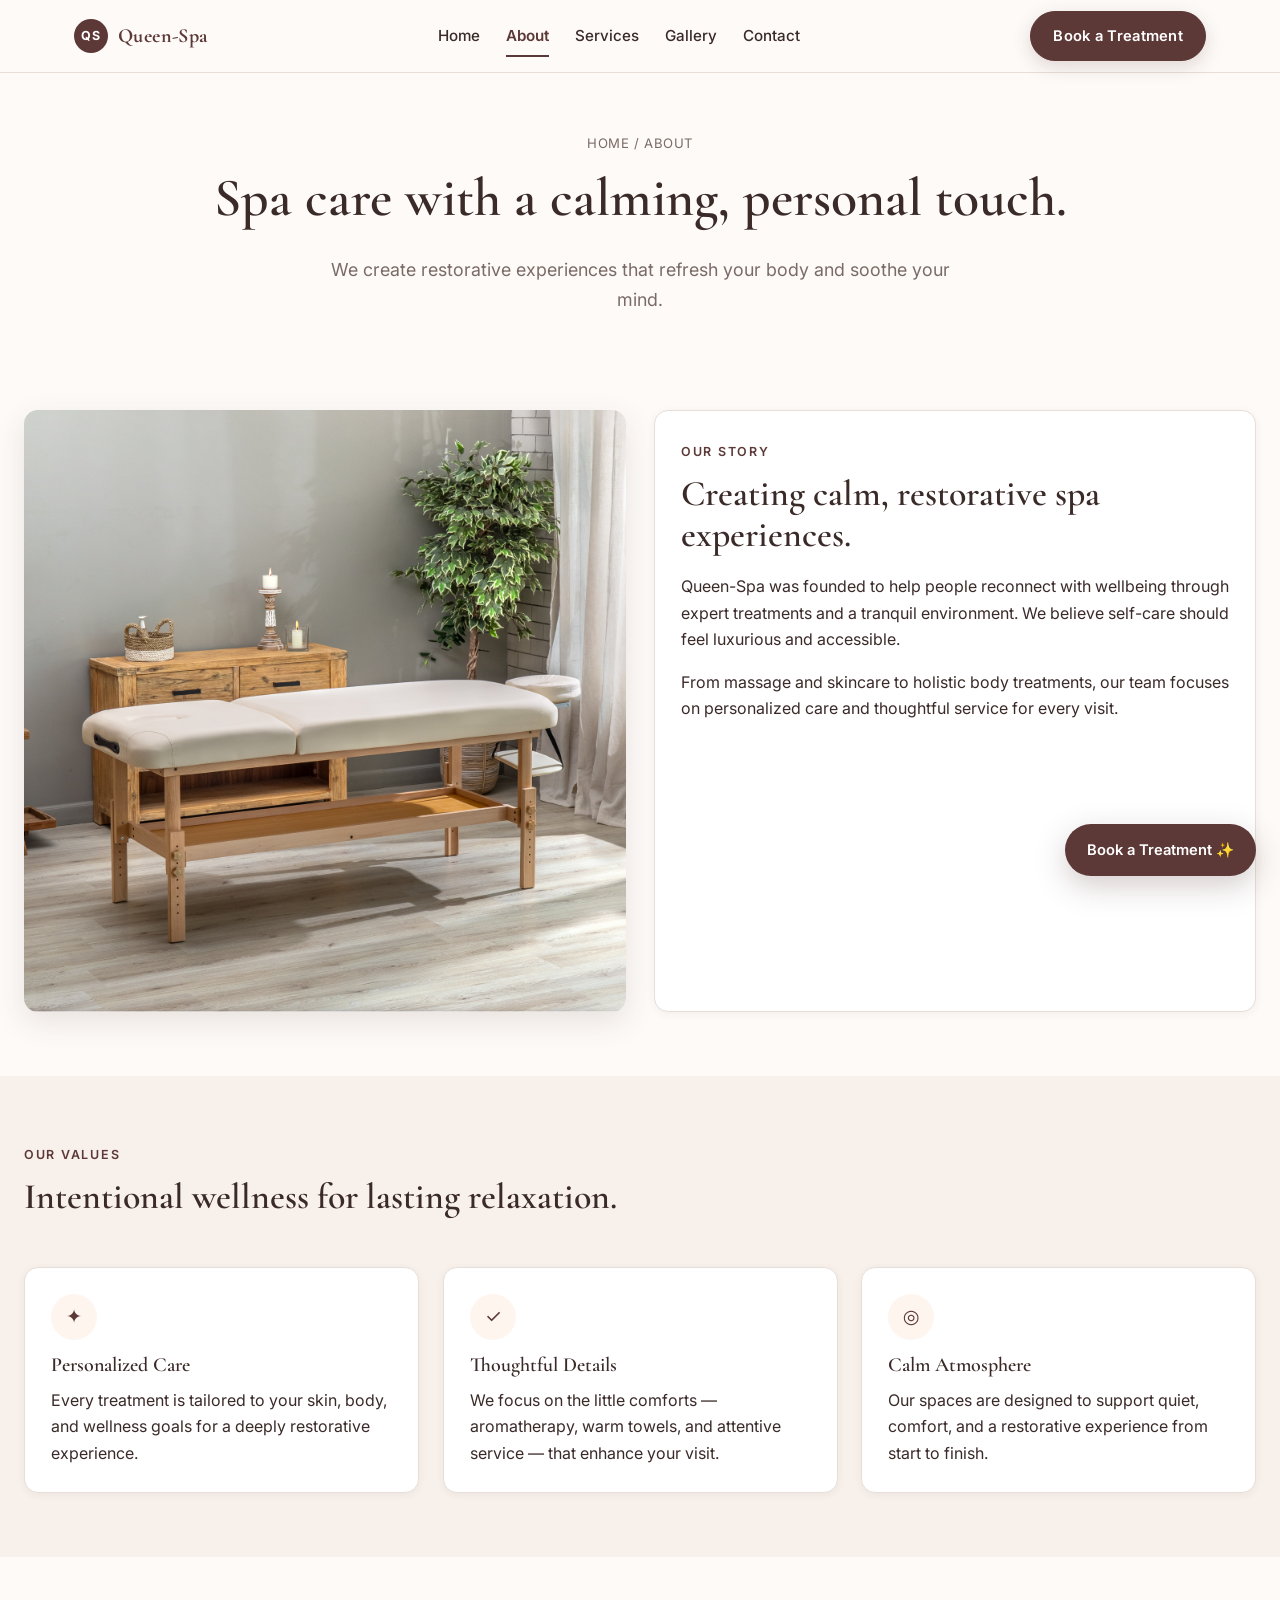
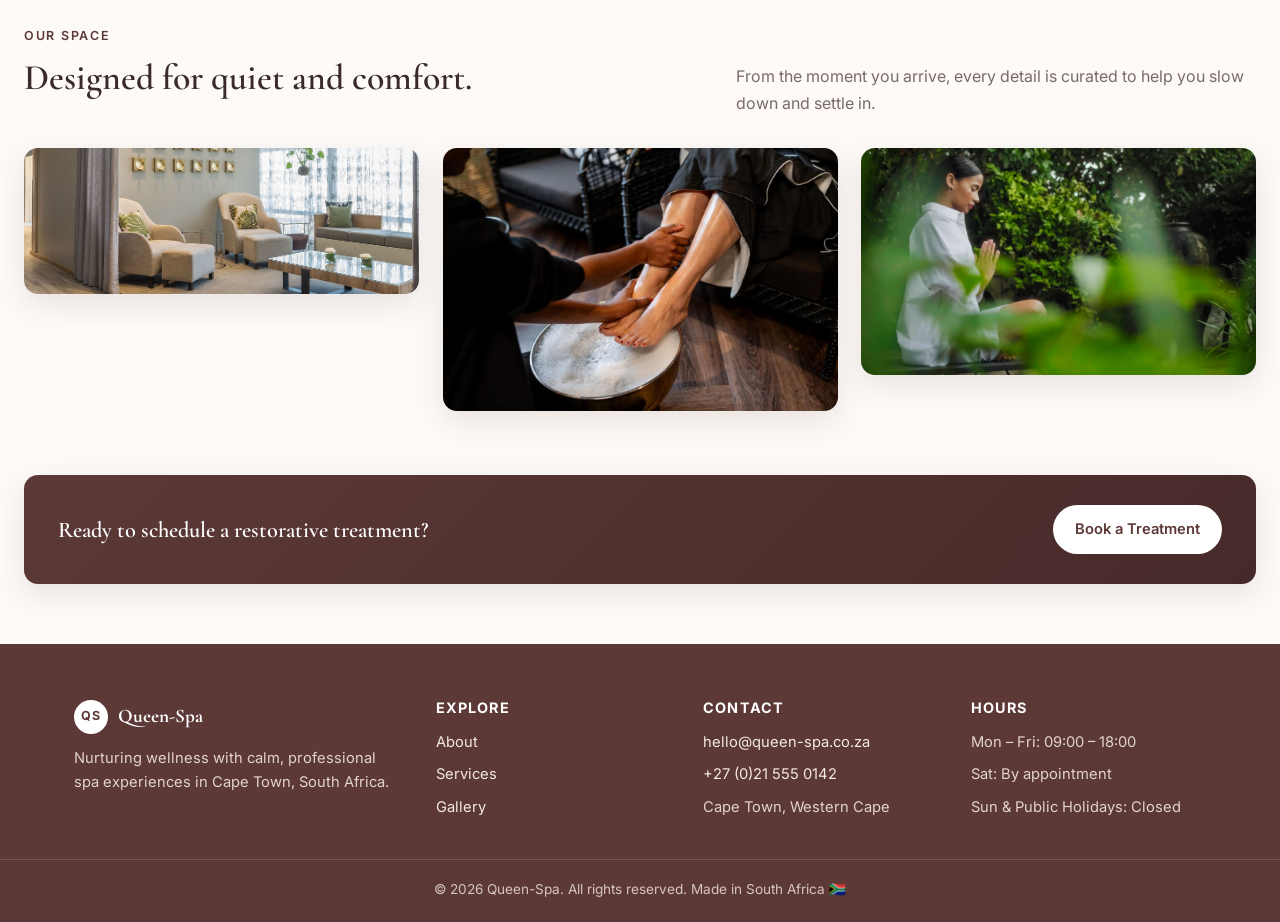
<file: SPA/about.html>
<!DOCTYPE html>
<html lang="en-ZA">
<head>
  <meta charset="UTF-8" />
  <meta name="viewport" content="width=device-width, initial-scale=1.0" />
  <meta name="description" content="About Queen-Spa — our wellness philosophy and approach to restorative spa care in Cape Town." />
  <meta name="theme-color" content="#5c3937" />
  <meta property="og:title" content="About | Queen-Spa" />
  <meta property="og:description" content="Discover the wellness philosophy behind Queen-Spa." />
  <meta property="og:image" content="Image/PICTURE2.jpg" />

  <link rel="preconnect" href="https://fonts.googleapis.com" />
  <link rel="preconnect" href="https://fonts.gstatic.com" crossorigin />
  <link href="https://fonts.googleapis.com/css2?family=Cormorant+Garamond:wght@500;600;700&family=Inter:wght@400;500;600;700&display=swap" rel="stylesheet" />
  <link rel="icon" href="favicon.ico" />
  <link rel="stylesheet" href="css_asserts/style.css" />

  <title>About | Queen-Spa</title>
</head>
<body>

  <a class="skip-link" href="#main">Skip to content</a>

  <header id="siteHeader">
    <div class="nav-wrap">
      <a href="index.html" class="brand" aria-label="Queen-Spa home">
        <span class="brand-badge">QS</span> Queen-Spa
      </a>
      <nav class="nav-links" id="primary-nav" aria-label="Main navigation">
        <a href="index.html">Home</a>
        <a href="about.html" class="active" aria-current="page">About</a>
        <a href="services.html">Services</a>
        <a href="gallery.html">Gallery</a>
        <a href="contact.html">Contact</a>
      </nav>
      <a href="contact.html" class="btn-book">Book a Treatment</a>
    </div>
  </header>

  <main id="main">
    <section class="pad-hero">
      <div class="text-center">
        <div class="breadcrumb">Home / About</div>
        <h1>Spa care with a calming, personal touch.</h1>
        <p class="lead">We create restorative experiences that refresh your body and soothe your mind.</p>
      </div>
    </section>

    <section class="pad-section">
      <div class="grid-2">
        <img src="Image/PICTURE2.jpg"
             alt="Spa treatment room with a massage table, candles, and warm wood decor"
             class="img-full tilt-card"
             width="800" height="600"
             loading="lazy" />
        <div class="card">
          <div class="eyebrow">Our story</div>
          <h2>Creating calm, restorative spa experiences.</h2>
          <p>Queen-Spa was founded to help people reconnect with wellbeing through expert treatments and a tranquil environment. We believe self-care should feel luxurious and accessible.</p>
          <p>From massage and skincare to holistic body treatments, our team focuses on personalized care and thoughtful service for every visit.</p>
        </div>
      </div>
    </section>

    <section class="pad-section bg-soft">
      <div class="section-header">
        <div>
          <div class="eyebrow">Our values</div>
          <h2>Intentional wellness for lasting relaxation.</h2>
        </div>
      </div>
      <div class="grid-3">
        <div class="card tilt-card">
          <div class="card-icon">✦</div>
          <h3>Personalized Care</h3>
          <p>Every treatment is tailored to your skin, body, and wellness goals for a deeply restorative experience.</p>
        </div>
        <div class="card tilt-card">
          <div class="card-icon">✓</div>
          <h3>Thoughtful Details</h3>
          <p>We focus on the little comforts — aromatherapy, warm towels, and attentive service — that enhance your visit.</p>
        </div>
        <div class="card tilt-card">
          <div class="card-icon">◎</div>
          <h3>Calm Atmosphere</h3>
          <p>Our spaces are designed to support quiet, comfort, and a restorative experience from start to finish.</p>
        </div>
      </div>
    </section>

    <section class="pad-section">
      <div class="section-header">
        <div>
          <div class="eyebrow">Our space</div>
          <h2>Designed for quiet and comfort.</h2>
        </div>
        <p>From the moment you arrive, every detail is curated to help you slow down and settle in.</p>
      </div>
      <div class="grid-3">
        <img src="Image/PICTURE3.jpg" alt="Spa lounge with soft armchairs and natural light" class="img-full tilt-card" width="600" height="450" loading="lazy" />
        <img src="Image/PICTURE4.jpg" alt="Therapist performing a soothing foot bath ritual" class="img-full tilt-card" width="600" height="450" loading="lazy" />
        <img src="Image/PICTURE5.JPG" alt="Guest meditating in a lush green spa garden" class="img-full tilt-card" width="600" height="450" loading="lazy" />
      </div>
    </section>

    <section class="pad-x" style="padding-bottom: 60px;">
      <div class="cta-banner">
        <h3>Ready to schedule a restorative treatment?</h3>
        <a href="contact.html">Book a Treatment</a>
      </div>
    </section>
  </main>

  <footer>
    <div class="footer-grid">
      <div>
        <div class="footer-brand"><span class="brand-badge">QS</span> Queen-Spa</div>
        <p>Nurturing wellness with calm, professional spa experiences in Cape Town, South Africa.</p>
      </div>
      <div>
        <h4>Explore</h4>
        <p><a href="about.html">About</a></p>
        <p><a href="services.html">Services</a></p>
        <p><a href="gallery.html">Gallery</a></p>
      </div>
      <div>
        <h4>Contact</h4>
        <p><a href="mailto:hello@queen-spa.co.za">hello@queen-spa.co.za</a></p>
        <p><a href="tel:+27215550142">+27 (0)21 555 0142</a></p>
        <p>Cape Town, Western Cape</p>
      </div>
      <div>
        <h4>Hours</h4>
        <p>Mon – Fri: 09:00 – 18:00</p>
        <p>Sat: By appointment</p>
        <p>Sun &amp; Public Holidays: Closed</p>
      </div>
    </div>
    <div class="copyright">
      © <span class="year">2026</span> Queen-Spa. All rights reserved. Made in South Africa 🇿🇦
    </div>
  </footer>

  <div class="mobile-cta">
    <a href="tel:+27215550142">📞 Call</a>
    <a href="contact.html" class="btn-book">Book</a>
  </div>

  <a href="contact.html" class="floating-book" aria-label="Book a treatment">Book a Treatment ✨</a>

  <script src="javascript/javascript.js" defer></script>
</body>
</html>
</file>
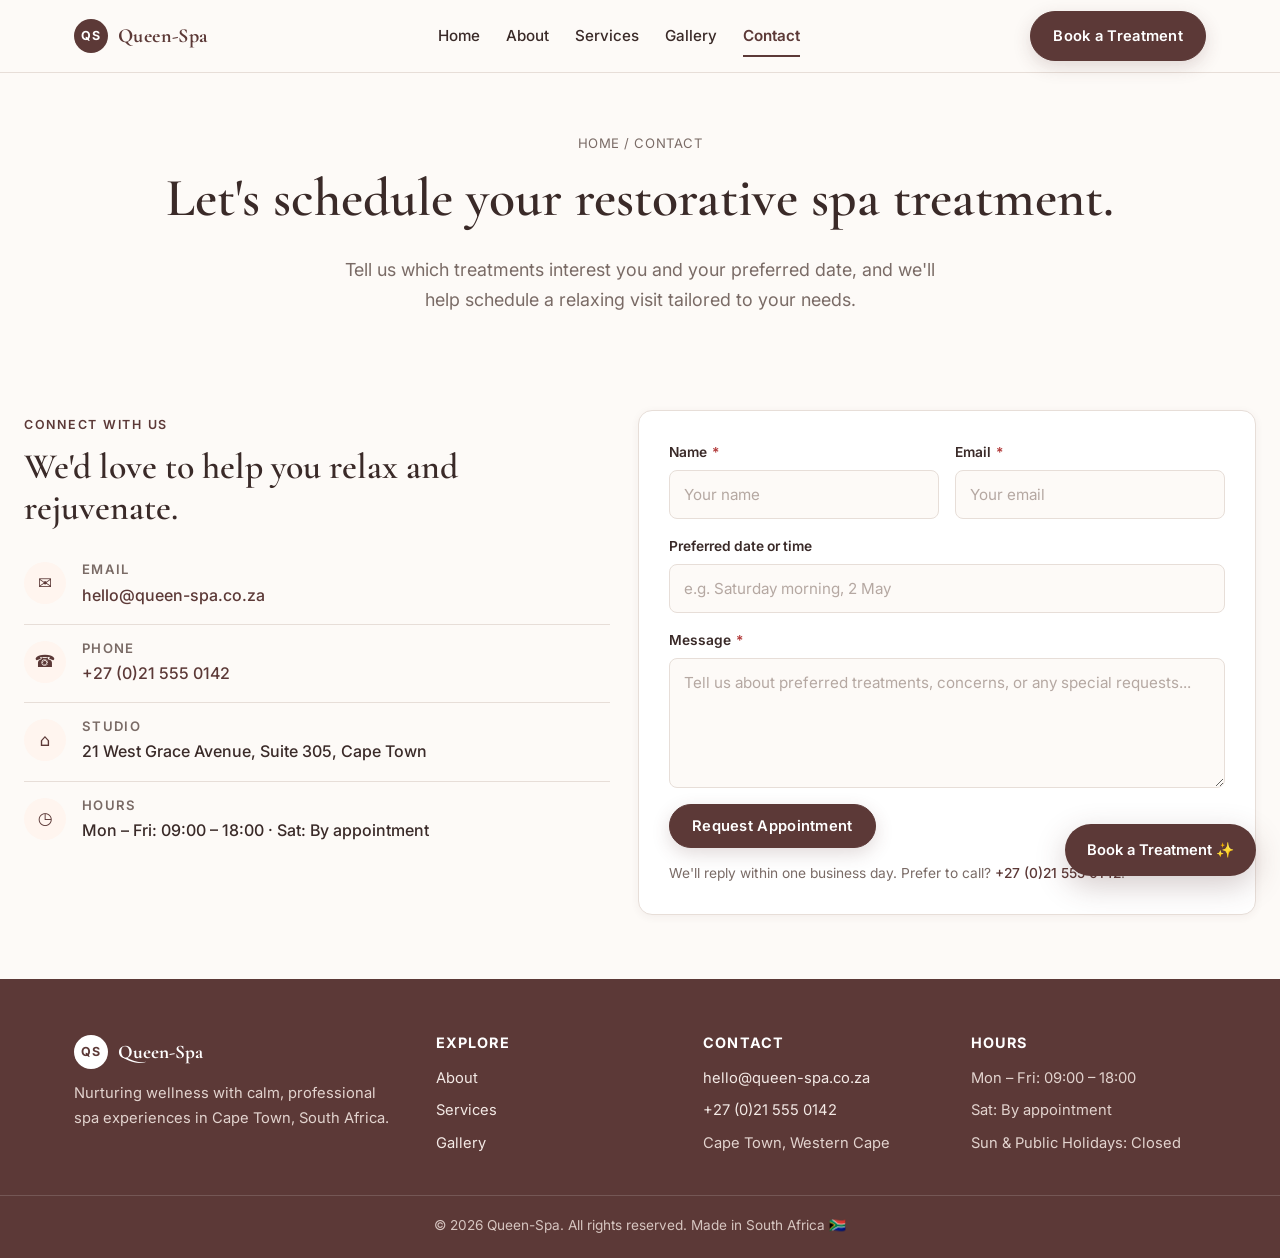
<file: SPA/contact.html>
<!DOCTYPE html>
<html lang="en-ZA">
<head>
  <meta charset="UTF-8" />
  <meta name="viewport" content="width=device-width, initial-scale=1.0" />
  <meta name="description" content="Contact Queen-Spa to book treatments, ask about packages, or schedule appointments in Cape Town." />
  <meta name="theme-color" content="#5c3937" />
  <meta property="og:title" content="Contact | Queen-Spa" />
  <meta property="og:description" content="Book treatments and schedule appointments at Queen-Spa." />
  <meta property="og:image" content="Image/PICTURE4.jpg" />

  <link rel="preconnect" href="https://fonts.googleapis.com" />
  <link rel="preconnect" href="https://fonts.gstatic.com" crossorigin />
  <link href="https://fonts.googleapis.com/css2?family=Cormorant+Garamond:wght@500;600;700&family=Inter:wght@400;500;600;700&display=swap" rel="stylesheet" />
  <link rel="icon" href="favicon.ico" />
  <link rel="stylesheet" href="css_asserts/style.css" />

  <title>Contact | Queen-Spa</title>
</head>
<body>

  <a class="skip-link" href="#main">Skip to content</a>

  <header id="siteHeader">
    <div class="nav-wrap">
      <a href="index.html" class="brand" aria-label="Queen-Spa home">
        <span class="brand-badge">QS</span> Queen-Spa
      </a>
      <nav class="nav-links" id="primary-nav" aria-label="Main navigation">
        <a href="index.html">Home</a>
        <a href="about.html">About</a>
        <a href="services.html">Services</a>
        <a href="gallery.html">Gallery</a>
        <a href="contact.html" class="active" aria-current="page">Contact</a>
      </nav>
      <a href="contact.html" class="btn-book">Book a Treatment</a>
    </div>
  </header>

  <main id="main">
    <section class="pad-hero">
      <div class="text-center">
        <div class="breadcrumb">Home / Contact</div>
        <h1>Let's schedule your restorative spa treatment.</h1>
        <p class="lead">Tell us which treatments interest you and your preferred date, and we'll help schedule a relaxing visit tailored to your needs.</p>
      </div>
    </section>

    <section class="pad-section">
      <div class="grid-2 contact-grid">
        <div>
          <div class="eyebrow">Connect with us</div>
          <h2>We'd love to help you relax and rejuvenate.</h2>

          <div class="contact-card">
            <div class="contact-icon" aria-hidden="true">✉</div>
            <div>
              <h3>Email</h3>
              <p><a href="mailto:hello@queen-spa.co.za">hello@queen-spa.co.za</a></p>
            </div>
          </div>

          <div class="contact-card">
            <div class="contact-icon" aria-hidden="true">☎</div>
            <div>
              <h3>Phone</h3>
              <p><a href="tel:+27215550142">+27 (0)21 555 0142</a></p>
            </div>
          </div>

          <div class="contact-card">
            <div class="contact-icon" aria-hidden="true">⌂</div>
            <div>
              <h3>Studio</h3>
              <p>21 West Grace Avenue, Suite 305, Cape Town</p>
            </div>
          </div>

          <div class="contact-card">
            <div class="contact-icon" aria-hidden="true">◷</div>
            <div>
              <h3>Hours</h3>
              <p>Mon – Fri: 09:00 – 18:00 · Sat: By appointment</p>
            </div>
          </div>
        </div>

        <div class="card form-card">
          <form action="https://formspree.io/f/your-form-id" method="POST" novalidate>
            <div class="form-row">
              <div class="form-group">
                <label for="name">Name <span class="required" aria-hidden="true">*</span></label>
                <input type="text" id="name" name="name" placeholder="Your name"
                       required autocomplete="name" aria-required="true" />
              </div>
              <div class="form-group">
                <label for="email">Email <span class="required" aria-hidden="true">*</span></label>
                <input type="email" id="email" name="email" placeholder="Your email"
                       required autocomplete="email" aria-required="true" />
              </div>
            </div>
            <div class="form-group">
              <label for="subject">Preferred date or time</label>
              <input type="text" id="subject" name="subject"
                     placeholder="e.g. Saturday morning, 2 May" />
            </div>
            <div class="form-group">
              <label for="message">Message <span class="required" aria-hidden="true">*</span></label>
              <textarea id="message" name="message"
                        placeholder="Tell us about preferred treatments, concerns, or any special requests..."
                        required aria-required="true"></textarea>
            </div>
            <button type="submit" class="btn-book">Request Appointment</button>
            <p class="form-note">
              We'll reply within one business day. Prefer to call?
              <a href="tel:+27215550142">+27 (0)21 555 0142</a>.
            </p>
          </form>
        </div>
      </div>
    </section>
  </main>

  <footer>
    <div class="footer-grid">
      <div>
        <div class="footer-brand"><span class="brand-badge">QS</span> Queen-Spa</div>
        <p>Nurturing wellness with calm, professional spa experiences in Cape Town, South Africa.</p>
      </div>
      <div>
        <h4>Explore</h4>
        <p><a href="about.html">About</a></p>
        <p><a href="services.html">Services</a></p>
        <p><a href="gallery.html">Gallery</a></p>
      </div>
      <div>
        <h4>Contact</h4>
        <p><a href="mailto:hello@queen-spa.co.za">hello@queen-spa.co.za</a></p>
        <p><a href="tel:+27215550142">+27 (0)21 555 0142</a></p>
        <p>Cape Town, Western Cape</p>
      </div>
      <div>
        <h4>Hours</h4>
        <p>Mon – Fri: 09:00 – 18:00</p>
        <p>Sat: By appointment</p>
        <p>Sun &amp; Public Holidays: Closed</p>
      </div>
    </div>
    <div class="copyright">
      © <span class="year">2026</span> Queen-Spa. All rights reserved. Made in South Africa 🇿🇦
    </div>
  </footer>

  <div class="mobile-cta">
    <a href="tel:+27215550142">📞 Call</a>
    <a href="contact.html" class="btn-book">Book</a>
  </div>

  <a href="contact.html" class="floating-book" aria-label="Book a treatment">Book a Treatment ✨</a>

  <script src="javascript/javascript.js" defer></script>
</body>
</html>
</file>
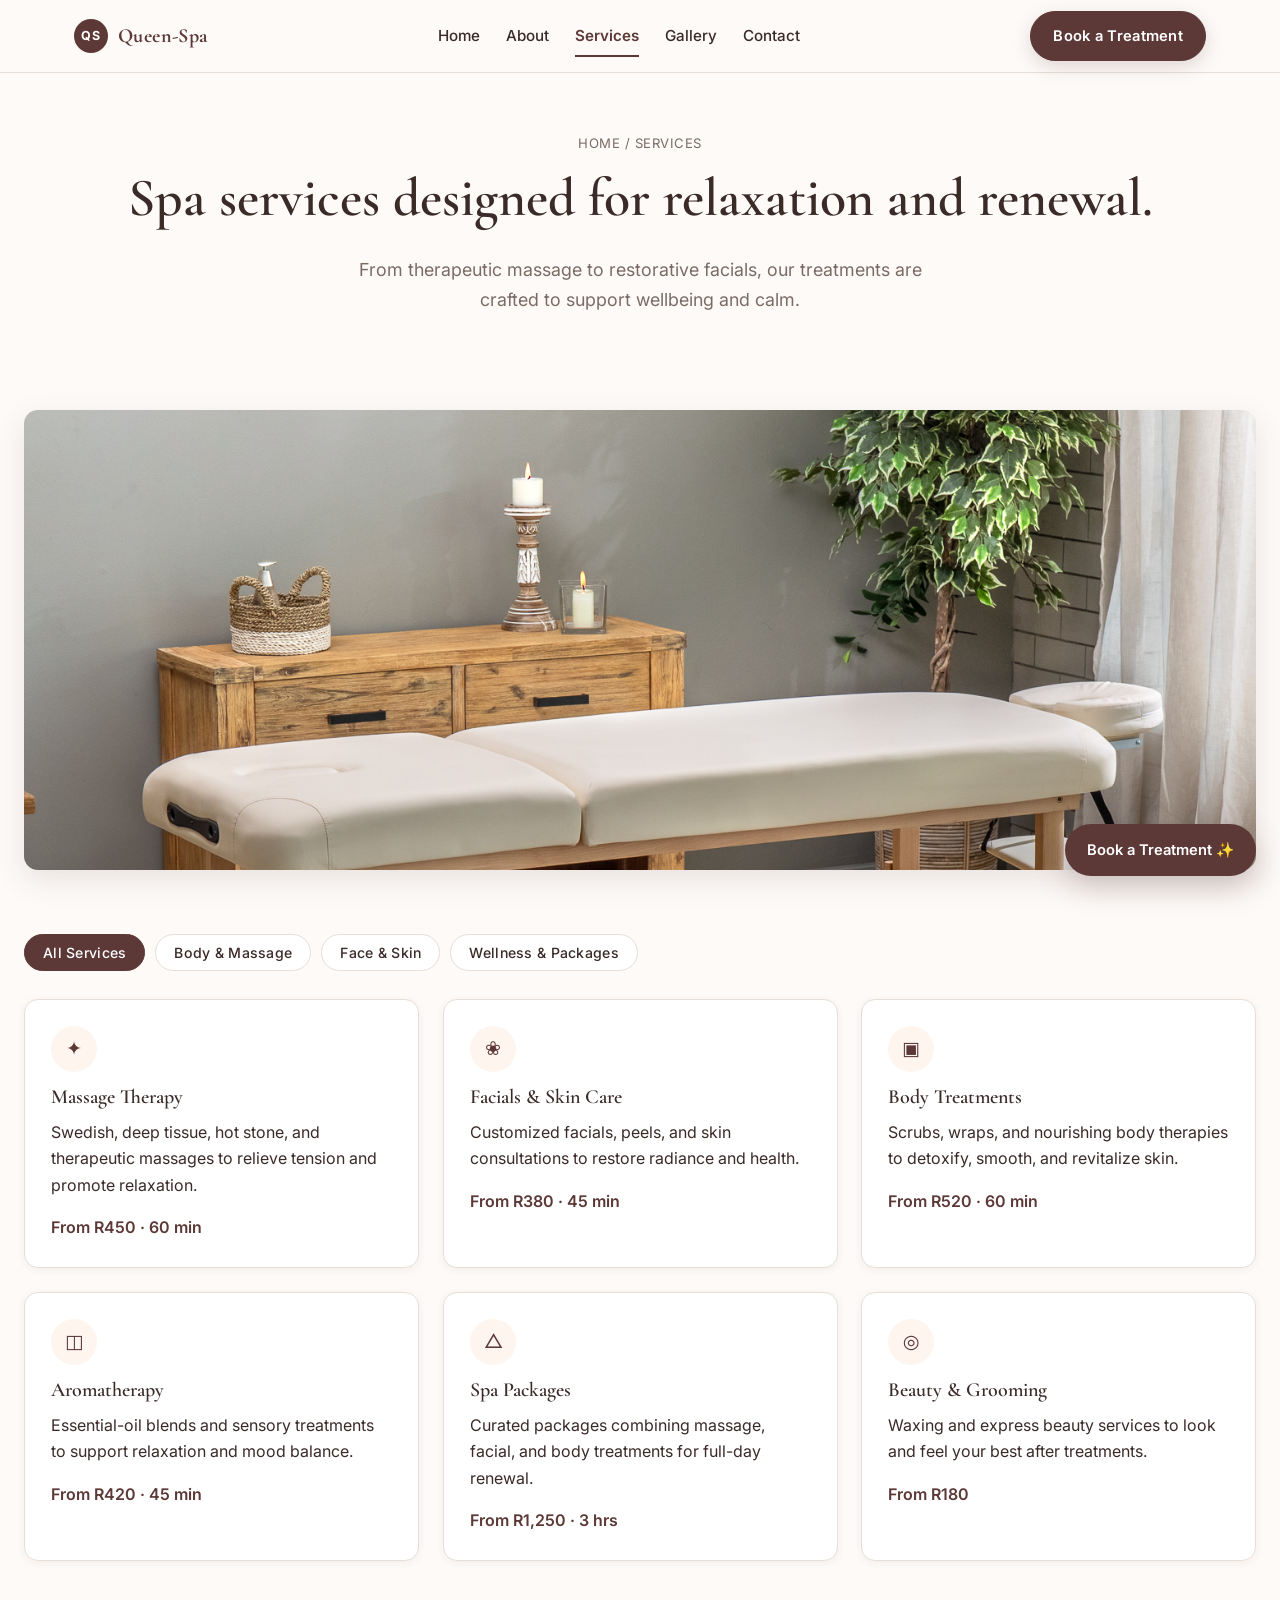
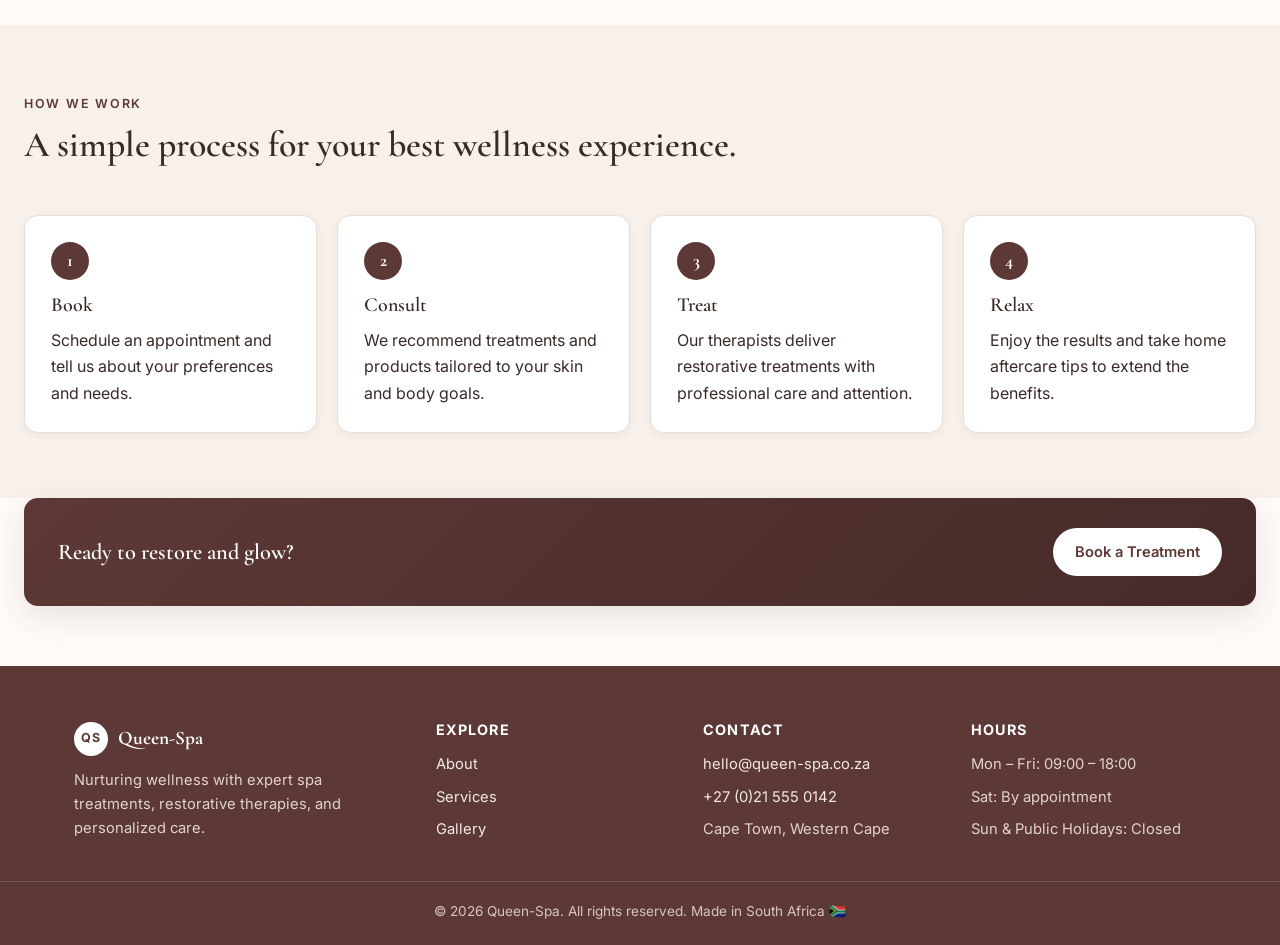
<file: SPA/services.html>
<!DOCTYPE html>
<html lang="en-ZA">
<head>
  <meta charset="UTF-8" />
  <meta name="viewport" content="width=device-width, initial-scale=1.0" />
  <meta name="description" content="Explore spa services at Queen-Spa: massages, facials, body treatments, and wellness packages in Cape Town." />
  <meta name="theme-color" content="#5c3937" />
  <meta property="og:title" content="Services | Queen-Spa" />
  <meta property="og:description" content="Massages, facials, body treatments, and wellness packages." />
  <meta property="og:image" content="Image/PICTURE1.jpg" />

  <link rel="preconnect" href="https://fonts.googleapis.com" />
  <link rel="preconnect" href="https://fonts.gstatic.com" crossorigin />
  <link href="https://fonts.googleapis.com/css2?family=Cormorant+Garamond:wght@500;600;700&family=Inter:wght@400;500;600;700&display=swap" rel="stylesheet" />
  <link rel="icon" href="favicon.ico" />
  <link rel="stylesheet" href="css_asserts/style.css" />

  <title>Services | Queen-Spa</title>
</head>
<body>

  <a class="skip-link" href="#main">Skip to content</a>

  <header id="siteHeader">
    <div class="nav-wrap">
      <a href="index.html" class="brand" aria-label="Queen-Spa home">
        <span class="brand-badge">QS</span> Queen-Spa
      </a>
      <nav class="nav-links" id="primary-nav" aria-label="Main navigation">
        <a href="index.html">Home</a>
        <a href="about.html">About</a>
        <a href="services.html" class="active" aria-current="page">Services</a>
        <a href="gallery.html">Gallery</a>
        <a href="contact.html">Contact</a>
      </nav>
      <a href="contact.html" class="btn-book">Book a Treatment</a>
    </div>
  </header>

  <main id="main">
    <section class="pad-hero">
      <div class="text-center">
        <div class="breadcrumb">Home / Services</div>
        <h1>Spa services designed for relaxation and renewal.</h1>
        <p class="lead">From therapeutic massage to restorative facials, our treatments are crafted to support wellbeing and calm.</p>
      </div>
    </section>

    <section class="pad-section" style="padding-bottom: 0;">
      <img src="Image/PICTURE2.jpg"
           alt="Serene spa treatment room with massage table, candles, and warm wood decor"
           class="img-full"
           width="1600" height="700"
           loading="lazy"
           style="width:100%; height:auto; max-height: 460px; border-radius: var(--radius-md); box-shadow: var(--shadow-md); object-fit: cover;" />
    </section>

    <section class="pad-section">
      <div class="gallery-filters" role="tablist" aria-label="Filter services">
        <button type="button" class="chip is-active" data-filter="all">All Services</button>
        <button type="button" class="chip" data-filter="body">Body & Massage</button>
        <button type="button" class="chip" data-filter="face">Face & Skin</button>
        <button type="button" class="chip" data-filter="wellness">Wellness & Packages</button>
      </div>

      <div class="grid-3">
        <div class="card tilt-card" data-category="body">
          <div class="card-icon">✦</div>
          <h3>Massage Therapy</h3>
          <p>Swedish, deep tissue, hot stone, and therapeutic massages to relieve tension and promote relaxation.</p>
          <p style="margin: 12px 0 0; font-weight: 600; color: var(--plum);">From R450 · 60 min</p>
        </div>
        <div class="card tilt-card" data-category="face">
          <div class="card-icon">❀</div>
          <h3>Facials &amp; Skin Care</h3>
          <p>Customized facials, peels, and skin consultations to restore radiance and health.</p>
          <p style="margin: 12px 0 0; font-weight: 600; color: var(--plum);">From R380 · 45 min</p>
        </div>
        <div class="card tilt-card" data-category="body">
          <div class="card-icon">▣</div>
          <h3>Body Treatments</h3>
          <p>Scrubs, wraps, and nourishing body therapies to detoxify, smooth, and revitalize skin.</p>
          <p style="margin: 12px 0 0; font-weight: 600; color: var(--plum);">From R520 · 60 min</p>
        </div>
        <div class="card tilt-card" data-category="wellness">
          <div class="card-icon">◫</div>
          <h3>Aromatherapy</h3>
          <p>Essential-oil blends and sensory treatments to support relaxation and mood balance.</p>
          <p style="margin: 12px 0 0; font-weight: 600; color: var(--plum);">From R420 · 45 min</p>
        </div>
        <div class="card tilt-card" data-category="wellness">
          <div class="card-icon">△</div>
          <h3>Spa Packages</h3>
          <p>Curated packages combining massage, facial, and body treatments for full-day renewal.</p>
          <p style="margin: 12px 0 0; font-weight: 600; color: var(--plum);">From R1,250 · 3 hrs</p>
        </div>
        <div class="card tilt-card" data-category="face">
          <div class="card-icon">◎</div>
          <h3>Beauty &amp; Grooming</h3>
          <p>Waxing and express beauty services to look and feel your best after treatments.</p>
          <p style="margin: 12px 0 0; font-weight: 600; color: var(--plum);">From R180</p>
        </div>
      </div>
    </section>

    <section class="pad-section bg-soft">
      <div class="section-header">
        <div>
          <div class="eyebrow">How we work</div>
          <h2>A simple process for your best wellness experience.</h2>
        </div>
      </div>
      <div class="grid-4">
        <div class="card step-card tilt-card">
          <div class="step-number">1</div>
          <h3>Book</h3>
          <p>Schedule an appointment and tell us about your preferences and needs.</p>
        </div>
        <div class="card step-card tilt-card">
          <div class="step-number">2</div>
          <h3>Consult</h3>
          <p>We recommend treatments and products tailored to your skin and body goals.</p>
        </div>
        <div class="card step-card tilt-card">
          <div class="step-number">3</div>
          <h3>Treat</h3>
          <p>Our therapists deliver restorative treatments with professional care and attention.</p>
        </div>
        <div class="card step-card tilt-card">
          <div class="step-number">4</div>
          <h3>Relax</h3>
          <p>Enjoy the results and take home aftercare tips to extend the benefits.</p>
        </div>
      </div>
    </section>

    <section class="pad-x" style="padding-bottom: 60px;">
      <div class="cta-banner">
        <h3>Ready to restore and glow?</h3>
        <a href="contact.html">Book a Treatment</a>
      </div>
    </section>
  </main>

  <footer>
    <div class="footer-grid">
      <div>
        <div class="footer-brand"><span class="brand-badge">QS</span> Queen-Spa</div>
        <p>Nurturing wellness with expert spa treatments, restorative therapies, and personalized care.</p>
      </div>
      <div>
        <h4>Explore</h4>
        <p><a href="about.html">About</a></p>
        <p><a href="services.html">Services</a></p>
        <p><a href="gallery.html">Gallery</a></p>
      </div>
      <div>
        <h4>Contact</h4>
        <p><a href="mailto:hello@queen-spa.co.za">hello@queen-spa.co.za</a></p>
        <p><a href="tel:+27215550142">+27 (0)21 555 0142</a></p>
        <p>Cape Town, Western Cape</p>
      </div>
      <div>
        <h4>Hours</h4>
        <p>Mon – Fri: 09:00 – 18:00</p>
        <p>Sat: By appointment</p>
        <p>Sun &amp; Public Holidays: Closed</p>
      </div>
    </div>
    <div class="copyright">
      © <span class="year">2026</span> Queen-Spa. All rights reserved. Made in South Africa 🇿🇦
    </div>
  </footer>

  <div class="mobile-cta">
    <a href="tel:+27215550142">📞 Call</a>
    <a href="contact.html" class="btn-book">Book</a>
  </div>

  <a href="contact.html" class="floating-book" aria-label="Book a treatment">Book a Treatment ✨</a>

  <script src="javascript/javascript.js" defer></script>
</body>
</html>
</file>
<file: SPA/css_asserts/style.css>
/* =========================================================
   Queen-Spa — myfirststyles.css (fully fixed)
   =========================================================
   Sections:
     1.  Design tokens
     2.  Reset / base
     3.  Accessibility
     4.  Layout primitives (grids, padding, section headers)
     5.  Typography
     6.  Header + navigation (desktop + mobile)
     7.  Buttons, chips, badges
     8.  Hero
     9.  Cards & tilt
    10.  Gallery + lightbox
    11.  Contact page
    12.  Forms + feedback states
    13.  CTA banner
    14.  Stats / counters
    15.  Footer
    16.  Mobile CTA bar + floating CTA
    17.  Cursor glow
    18.  Reveal animation
    19.  Image helpers
    20.  Reduced motion & print
   ========================================================= */

/* ---------- 1. Design tokens ---------- */
:root {
  --plum:        #5c3937;
  --plum-dark:   #462a29;
  --ink:         #3a2a28;
  --muted:       #7a6b66;
  --line:        #e7ded8;
  --bg:          #fdfaf7;
  --bg-soft:     #f7f0eb;
  --rose-soft:   #d9a7a2;
  --rose-light:  #fff5ef;
  --white:       #ffffff;
  --success:     #1c5b34;
  --success-bg:  #e7f4ec;
  --success-bd:  #b8e0c8;
  --error:       #8a1c1c;
  --error-bg:    #fdecea;
  --error-bd:    #f5c2c0;

  --radius-sm:   8px;
  --radius-md:   14px;
  --radius-lg:   22px;
  --shadow-sm:   0 2px 8px rgba(92, 57, 55, 0.06);
  --shadow-md:   0 10px 30px rgba(92, 57, 55, 0.12);
  --shadow-lg:   0 22px 44px rgba(92, 57, 55, 0.16);

  --font-display: "Cormorant Garamond", Georgia, serif;
  --font-body:    "Inter", system-ui, -apple-system, "Segoe UI", Roboto, sans-serif;

  --nav-h:       72px;
  --container:   1180px;

  --ease:        cubic-bezier(0.2, 0.7, 0.2, 1);
}

/* ---------- 2. Reset / base ---------- */
*,
*::before,
*::after { box-sizing: border-box; }

html { -webkit-text-size-adjust: 100%; scroll-behavior: smooth; }

body {
  margin: 0;
  font-family: var(--font-body);
  font-size: 16px;
  line-height: 1.65;
  color: var(--ink);
  background: var(--bg);
  -webkit-font-smoothing: antialiased;
  -moz-osx-font-smoothing: grayscale;
}

img, svg, video { max-width: 100%; display: block; }
img { height: auto; }

a {
  color: var(--plum);
  text-decoration: none;
  transition: color 0.2s var(--ease);
}
a:hover { color: var(--plum-dark); }

p { margin: 0 0 1em; }
p:last-child { margin-bottom: 0; }

ul { margin: 0 0 1em; padding-left: 1.25em; }
li { margin-bottom: 0.4em; }

hr { border: 0; border-top: 1px solid var(--line); margin: 2em 0; }

/* ---------- 3. Accessibility ---------- */
:focus-visible {
  outline: 3px solid var(--rose-soft);
  outline-offset: 3px;
  border-radius: 4px;
}

.skip-link {
  position: absolute;
  left: 12px;
  top: -60px;
  background: var(--plum);
  color: var(--white);
  padding: 10px 16px;
  border-radius: var(--radius-sm);
  z-index: 200;
  transition: top 0.2s var(--ease);
}
.skip-link:focus { top: 12px; color: var(--white); }

.sr-only {
  position: absolute !important;
  width: 1px; height: 1px;
  padding: 0; margin: -1px;
  overflow: hidden; clip: rect(0,0,0,0);
  white-space: nowrap; border: 0;
}

/* ---------- 4. Layout primitives ---------- */
.container,
.nav-wrap,
.footer-grid {
  width: 100%;
  max-width: var(--container);
  margin-inline: auto;
  padding-inline: 24px;
}

.pad-hero   { padding: 56px 24px 32px; }
.pad-section{ padding: 64px 24px; }
.pad-x      { padding-inline: 24px; }

.bg-soft { background: var(--bg-soft); }

.text-center { text-align: center; }

.breadcrumb {
  display: inline-block;
  font-size: 0.82rem;
  color: var(--muted);
  letter-spacing: 0.04em;
  text-transform: uppercase;
  margin-bottom: 12px;
}

.eyebrow {
  display: inline-block;
  font-size: 0.78rem;
  font-weight: 600;
  letter-spacing: 0.14em;
  text-transform: uppercase;
  color: var(--plum);
  margin-bottom: 10px;
}

.section-header {
  display: flex;
  align-items: flex-end;
  justify-content: space-between;
  gap: 24px;
  margin-bottom: 32px;
  flex-wrap: wrap;
}
.section-header > p {
  max-width: 520px;
  color: var(--muted);
  margin: 0;
}

.grid-2 { display: grid; grid-template-columns: 1fr 1fr; gap: 28px; align-items: stretch; }
.grid-3 { display: grid; grid-template-columns: repeat(3, 1fr); gap: 24px; }
.grid-4 { display: grid; grid-template-columns: repeat(4, 1fr); gap: 20px; }

.hero-grid {
  display: grid;
  grid-template-columns: 1.05fr 1fr;
  gap: 40px;
  align-items: center;
  max-width: var(--container);
  margin-inline: auto;
}

/* ---------- 5. Typography ---------- */
h1, h2, h3, h4 {
  font-family: var(--font-display);
  font-weight: 600;
  color: var(--ink);
  line-height: 1.15;
  margin: 0 0 0.5em;
}

h1 { font-size: clamp(2.2rem, 4.2vw, 3.4rem); }
h2 { font-size: clamp(1.7rem, 2.8vw, 2.4rem); }
h3 { font-size: 1.25rem; }
h4 { font-size: 1rem; font-family: var(--font-body); font-weight: 700; }

.lead {
  font-size: 1.12rem;
  color: var(--muted);
  max-width: 620px;
  margin: 0 auto;
}

/* ---------- 6. Header + navigation ---------- */
#siteHeader {
  position: sticky;
  top: 0;
  z-index: 100;
  background: rgba(253, 250, 247, 0.92);
  backdrop-filter: saturate(180%) blur(12px);
  -webkit-backdrop-filter: saturate(180%) blur(12px);
  border-bottom: 1px solid var(--line);
  transition: box-shadow 0.25s var(--ease);
}

.nav-wrap {
  height: var(--nav-h);
  display: flex;
  align-items: center;
  justify-content: space-between;
  gap: 24px;
}

.brand {
  display: inline-flex;
  align-items: center;
  gap: 10px;
  font-family: var(--font-display);
  font-weight: 700;
  font-size: 1.25rem;
  color: var(--plum);
  letter-spacing: 0.02em;
}

.brand-badge {
  display: inline-grid;
  place-items: center;
  width: 34px;
  height: 34px;
  border-radius: 50%;
  background: var(--plum);
  color: var(--white);
  font-family: var(--font-body);
  font-size: 0.78rem;
  font-weight: 700;
  letter-spacing: 0.05em;
}

.nav-links {
  display: flex;
  align-items: center;
  gap: 26px;
}
.nav-links a {
  font-size: 0.95rem;
  font-weight: 500;
  color: var(--ink);
  position: relative;
  padding: 6px 0;
}
.nav-links a::after {
  content: "";
  position: absolute;
  left: 0; right: 0; bottom: -2px;
  height: 2px;
  background: var(--plum);
  transform: scaleX(0);
  transform-origin: left;
  transition: transform 0.25s var(--ease);
}
.nav-links a:hover::after,
.nav-links a.active::after,
.nav-links a[aria-current="page"]::after {
  transform: scaleX(1);
}
.nav-links a.active,
.nav-links a[aria-current="page"] {
  color: var(--plum);
  font-weight: 600;
}

/* Mobile hamburger */
.nav-toggle {
  display: none;
  flex-direction: column;
  justify-content: center;
  gap: 5px;
  width: 40px;
  height: 40px;
  background: transparent;
  border: 1px solid var(--line);
  border-radius: var(--radius-sm);
  cursor: pointer;
  padding: 8px;
}
.nav-toggle span {
  display: block;
  height: 2px;
  width: 100%;
  background: var(--plum);
  border-radius: 2px;
  transition: transform 0.25s var(--ease), opacity 0.2s var(--ease);
}

/* ---------- 7. Buttons, chips, badges ---------- */
.btn-book,
.btn-outline {
  display: inline-flex;
  align-items: center;
  justify-content: center;
  gap: 6px;
  padding: 12px 22px;
  border-radius: 999px;
  font-family: var(--font-body);
  font-size: 0.92rem;
  font-weight: 600;
  letter-spacing: 0.02em;
  text-decoration: none;
  cursor: pointer;
  transition: transform 0.2s var(--ease), box-shadow 0.2s var(--ease),
              background 0.2s var(--ease), color 0.2s var(--ease),
              border-color 0.2s var(--ease);
}

.btn-book {
  background: var(--plum);
  color: var(--white);
  border: 1px solid var(--plum);
  box-shadow: 0 6px 18px rgba(92, 57, 55, 0.18);
}
.btn-book:hover {
  background: var(--plum-dark);
  border-color: var(--plum-dark);
  color: var(--white);
  transform: translateY(-2px);
  box-shadow: 0 10px 24px rgba(92, 57, 55, 0.24);
}
.btn-book:disabled {
  opacity: 0.65;
  cursor: not-allowed;
  transform: none;
}

.btn-outline {
  background: transparent;
  color: var(--plum);
  border: 1.5px solid var(--plum);
}
.btn-outline:hover {
  background: var(--plum);
  color: var(--white);
  transform: translateY(-2px);
}

.chip {
  display: inline-flex;
  align-items: center;
  padding: 6px 14px;
  margin: 0 6px 8px 0;
  border-radius: 999px;
  background: var(--bg-soft);
  border: 1px solid var(--line);
  color: var(--plum);
  font-size: 0.82rem;
  font-weight: 500;
  letter-spacing: 0.02em;
}

/* Filter chips (services + gallery) */
.gallery-filters {
  display: flex;
  flex-wrap: wrap;
  gap: 10px;
  margin-bottom: 28px;
}
.gallery-filters .chip {
  cursor: pointer;
  background: var(--white);
  border: 1px solid var(--line);
  color: var(--ink);
  padding: 9px 18px;
  margin: 0;
  font-family: var(--font-body);
  font-size: 0.88rem;
  transition: background 0.2s var(--ease), color 0.2s var(--ease),
              border-color 0.2s var(--ease);
}
.gallery-filters .chip:hover { border-color: var(--plum); }
.gallery-filters .chip.is-active,
.gallery-filters .chip[aria-selected="true"] {
  background: var(--plum);
  color: var(--white);
  border-color: var(--plum);
}

/* ---------- 8. Hero ---------- */
.hero-image-card {
  overflow: hidden;
  border-radius: var(--radius-lg);
  box-shadow: var(--shadow-md);
  background: var(--bg-soft);
  aspect-ratio: 4 / 3;
}
.hero-image-card img {
  width: 100%;
  height: 100%;
  object-fit: cover;
  object-position: center 30%;
}

/* ---------- 9. Cards & tilt ---------- */
.card {
  background: var(--white);
  border: 1px solid var(--line);
  border-radius: var(--radius-md);
  padding: 26px;
  box-shadow: var(--shadow-sm);
  transition: box-shadow 0.3s var(--ease), transform 0.3s var(--ease);
}
.card h3 { margin-top: 0; }

.card-icon {
  display: inline-grid;
  place-items: center;
  width: 46px;
  height: 46px;
  border-radius: 50%;
  background: var(--rose-light);
  color: var(--plum);
  font-size: 1.2rem;
  margin-bottom: 14px;
}

.tilt-card { will-change: transform; }

.step-card { text-align: left; }
.step-number {
  display: inline-grid;
  place-items: center;
  width: 38px;
  height: 38px;
  border-radius: 50%;
  background: var(--plum);
  color: var(--white);
  font-family: var(--font-display);
  font-size: 1.1rem;
  font-weight: 700;
  margin-bottom: 14px;
}

/* ---------- 10. Gallery + lightbox ---------- */
.gallery-card {
  display: block;
  position: relative;
  overflow: hidden;
  border-radius: var(--radius-md);
  background: var(--white);
  border: 1px solid var(--line);
  box-shadow: var(--shadow-sm);
  color: inherit;
  transition: box-shadow 0.3s var(--ease), transform 0.3s var(--ease);
}
.gallery-card:hover {
  box-shadow: var(--shadow-md);
  transform: translateY(-3px);
  color: inherit;
}
.gallery-card img {
  width: 100%;
  aspect-ratio: 4 / 3;
  object-fit: cover;
  transition: transform 0.5s var(--ease);
}
.gallery-card:hover img { transform: scale(1.04); }

.gallery-caption {
  padding: 16px 18px 18px;
  background: var(--white);
}
.gallery-caption h3 {
  font-size: 1.1rem;
  margin: 0 0 4px;
}
.gallery-caption p {
  margin: 0;
  font-size: 0.92rem;
  color: var(--muted);
}

/* Lightbox tweaks */
.lb-data .lb-caption { font-family: var(--font-body); font-size: 0.95rem; }
.lb-nav a.lb-prev,
.lb-nav a.lb-next { opacity: 0.75; }
.lb-nav a.lb-prev:hover,
.lb-nav a.lb-next:hover { opacity: 1; }

/* ---------- 11. Contact page ---------- */
.contact-grid { align-items: start; }

.contact-card {
  display: flex;
  gap: 16px;
  align-items: flex-start;
  padding: 16px 0;
  border-bottom: 1px solid var(--line);
}
.contact-card:last-child { border-bottom: 0; }
.contact-card h3 {
  font-family: var(--font-body);
  font-size: 0.82rem;
  letter-spacing: 0.1em;
  text-transform: uppercase;
  color: var(--muted);
  margin: 0 0 4px;
}
.contact-card p { margin: 0; color: var(--ink); font-weight: 500; }

.contact-icon {
  flex-shrink: 0;
  display: inline-grid;
  place-items: center;
  width: 42px;
  height: 42px;
  border-radius: 50%;
  background: var(--rose-light);
  color: var(--plum);
  font-size: 1.05rem;
}

/* ---------- 12. Forms + feedback ---------- */
.form-card { padding: 30px; }
.form-row {
  display: grid;
  grid-template-columns: 1fr 1fr;
  gap: 16px;
}
.form-group {
  display: flex;
  flex-direction: column;
  margin-bottom: 16px;
}
.form-group label {
  font-size: 0.86rem;
  font-weight: 600;
  color: var(--ink);
  margin-bottom: 6px;
}
.required { color: #b23a3a; margin-left: 2px; }

.form-group input,
.form-group textarea {
  font: inherit;
  font-size: 0.95rem;
  color: var(--ink);
  background: var(--bg);
  border: 1px solid var(--line);
  border-radius: var(--radius-sm);
  padding: 11px 14px;
  transition: border-color 0.2s var(--ease), box-shadow 0.2s var(--ease),
              background 0.2s var(--ease);
}
.form-group textarea {
  min-height: 130px;
  resize: vertical;
}
.form-group input::placeholder,
.form-group textarea::placeholder { color: #b5a8a2; }

.form-group input:focus,
.form-group textarea:focus {
  outline: none;
  border-color: var(--plum);
  background: var(--white);
  box-shadow: 0 0 0 3px rgba(92, 57, 55, 0.12);
}

.form-group input:invalid:not(:placeholder-shown),
.form-group textarea:invalid:not(:placeholder-shown) {
  border-color: var(--error-bd);
}

.form-note {
  margin: 14px 0 0;
  font-size: 0.86rem;
  color: var(--muted);
}
.form-note a { color: var(--plum); font-weight: 500; }

.form-feedback {
  padding: 12px 16px;
  border-radius: var(--radius-sm);
  margin-bottom: 18px;
  font-size: 0.92rem;
  line-height: 1.5;
  border: 1px solid transparent;
}
.form-feedback.is-error {
  background: var(--error-bg);
  color: var(--error);
  border-color: var(--error-bd);
}
.form-feedback.is-success {
  background: var(--success-bg);
  color: var(--success);
  border-color: var(--success-bd);
}
.form-feedback a { color: inherit; text-decoration: underline; }

/* ---------- 13. CTA banner ---------- */
.cta-banner {
  display: flex;
  flex-wrap: wrap;
  align-items: center;
  justify-content: space-between;
  gap: 20px;
  padding: 30px 34px;
  border-radius: var(--radius-md);
  background: linear-gradient(135deg, var(--plum), var(--plum-dark));
  color: var(--white);
  box-shadow: var(--shadow-md);
}
.cta-banner h3 {
  color: var(--white);
  margin: 0;
  font-size: clamp(1.15rem, 2vw, 1.4rem);
}
.cta-banner a {
  display: inline-flex;
  align-items: center;
  padding: 12px 22px;
  border-radius: 999px;
  background: var(--white);
  color: var(--plum);
  font-weight: 600;
  font-size: 0.92rem;
  text-decoration: none;
  transition: transform 0.2s var(--ease), background 0.2s var(--ease);
}
.cta-banner a:hover {
  background: var(--rose-light);
  color: var(--plum-dark);
  transform: translateY(-2px);
}

/* ---------- 14. Stats / counters ---------- */
.stat-card strong {
  font-family: var(--font-display);
  color: var(--plum);
  letter-spacing: 0.01em;
}

/* ---------- 15. Footer ---------- */
footer {
  background: var(--plum);
  color: #f3e9e5;
  padding: 56px 0 0;
  margin-top: 0;
}
.footer-grid {
  display: grid;
  grid-template-columns: 1.4fr 1fr 1fr 1fr;
  gap: 32px;
  padding-bottom: 40px;
}
footer h4 {
  color: var(--white);
  font-size: 0.9rem;
  letter-spacing: 0.08em;
  text-transform: uppercase;
  margin-bottom: 14px;
}
footer p { color: #e2d3ce; margin: 0 0 8px; font-size: 0.92rem; }
footer a { color: #f3e9e5; }
footer a:hover { color: var(--white); text-decoration: underline; }

.footer-brand {
  display: flex;
  align-items: center;
  gap: 10px;
  font-family: var(--font-display);
  font-size: 1.2rem;
  font-weight: 700;
  color: var(--white);
  margin-bottom: 12px;
}
.footer-brand .brand-badge {
  background: var(--white);
  color: var(--plum);
}

.copyright {
  border-top: 1px solid rgba(255, 255, 255, 0.15);
  padding: 18px 24px 22px;
  text-align: center;
  font-size: 0.85rem;
  color: #d6c5c0;
}

/* ---------- 16. Mobile CTA bar + floating CTA ---------- */
.mobile-cta {
  display: none;
  position: fixed;
  left: 0; right: 0; bottom: 0;
  z-index: 120;
  background: var(--white);
  border-top: 1px solid var(--line);
  padding: 10px 14px calc(10px + env(safe-area-inset-bottom, 0px));
  gap: 10px;
  box-shadow: 0 -6px 18px rgba(92, 57, 55, 0.08);
}
.mobile-cta a {
  flex: 1;
  display: inline-flex;
  align-items: center;
  justify-content: center;
  padding: 12px 14px;
  border-radius: 999px;
  font-size: 0.92rem;
  font-weight: 600;
  text-decoration: none;
  min-height: 44px;
}
.mobile-cta a:first-child {
  background: var(--bg-soft);
  color: var(--plum);
  border: 1px solid var(--line);
}

.floating-book {
  position: fixed;
  right: 24px;
  bottom: 24px;
  z-index: 90;
  display: none;
  background: var(--plum);
  color: var(--white);
  padding: 14px 22px;
  border-radius: 999px;
  font-weight: 600;
  font-size: 0.92rem;
  text-decoration: none;
  box-shadow: 0 10px 30px rgba(92, 57, 55, 0.25);
  transition: transform 0.2s var(--ease), box-shadow 0.2s var(--ease);
}
.floating-book:hover {
  color: var(--white);
  transform: translateY(-2px);
  box-shadow: 0 14px 34px rgba(92, 57, 55, 0.32);
}
@media (min-width: 769px) {
  .floating-book { display: inline-flex; align-items: center; }
}

/* ---------- 17. Cursor glow ---------- */
.cursor-glow {
  position: fixed;
  top: 0; left: 0;
  width: 340px;
  height: 340px;
  margin: -170px 0 0 -170px;
  border-radius: 50%;
  pointer-events: none;
  z-index: 1;
  background: radial-gradient(
    circle,
    rgba(217, 167, 162, 0.28) 0%,
    rgba(217, 167, 162, 0.12) 40%,
    rgba(217, 167, 162, 0) 70%
  );
  transform: translate3d(-999px, -999px, 0);
  transition: opacity 0.3s var(--ease);
}

/* ---------- 18. Reveal animation ---------- */
.reveal {
  opacity: 0;
  transform: translateY(18px);
  transition: opacity 0.7s var(--ease), transform 0.7s var(--ease);
}
.reveal.is-visible {
  opacity: 1;
  transform: none;
}

/* ---------- 19. Image helpers ---------- */
.img-full {
  display: block;
  width: 100%;
  height: auto;
  border-radius: var(--radius-md);
  box-shadow: var(--shadow-md);
  object-fit: cover;
  object-position: center 35%;
}

/* ---------- 20. Responsive breakpoints ---------- */
@media (max-width: 1024px) {
  .hero-grid { grid-template-columns: 1fr; }
  .hero-image-card { aspect-ratio: 16 / 10; }
  .grid-4 { grid-template-columns: repeat(2, 1fr); }
  .footer-grid { grid-template-columns: 1fr 1fr; }
}

@media (max-width: 860px) {
  .grid-2 { grid-template-columns: 1fr; }
  .grid-3 { grid-template-columns: 1fr 1fr; }
}

@media (max-width: 768px) {
  body { padding-bottom: calc(72px + env(safe-area-inset-bottom, 0px)); }

  .pad-hero    { padding: 40px 20px 24px; }
  .pad-section { padding: 48px 20px; }
  .pad-x       { padding-inline: 20px; }

  .nav-wrap    { padding-inline: 16px; }

  .nav-toggle  { display: inline-flex; }

  .nav-links {
    position: absolute;
    top: var(--nav-h);
    left: 0; right: 0;
    flex-direction: column;
    align-items: stretch;
    gap: 0;
    background: var(--white);
    border-bottom: 1px solid var(--line);
    box-shadow: 0 10px 24px rgba(92, 57, 55, 0.08);
    max-height: 0;
    overflow: hidden;
    transition: max-height 0.35s var(--ease);
  }
  .nav-links a {
    padding: 14px 20px;
    border-bottom: 1px solid var(--line);
    min-height: 44px;
    display: flex;
    align-items: center;
  }
  .nav-links a:last-child { border-bottom: 0; }
  .nav-links a::after { display: none; }

  #siteHeader.nav-open .nav-links {
    max-height: 380px;
    overflow-y: auto;
  }
  #siteHeader.nav-open .nav-toggle span:nth-child(1) {
    transform: translateY(7px) rotate(45deg);
  }
  #siteHeader.nav-open .nav-toggle span:nth-child(2) {
    opacity: 0;
  }
  #siteHeader.nav-open .nav-toggle span:nth-child(3) {
    transform: translateY(-7px) rotate(-45deg);
  }

  .nav-wrap > .btn-book { display: none; }

  .mobile-cta { display: flex; }

  .grid-3,
  .grid-4,
  .form-row,
  .footer-grid { grid-template-columns: 1fr; }

  .cta-banner {
    flex-direction: column;
    text-align: center;
    padding: 26px 22px;
  }
  .cta-banner a { width: 100%; justify-content: center; }

  .card { padding: 22px; }
  .form-card { padding: 22px; }

  h1 { font-size: clamp(1.9rem, 7vw, 2.6rem); }
  h2 { font-size: clamp(1.5rem, 5.5vw, 2rem); }

  .section-header { flex-direction: column; align-items: flex-start; }
}

@media (max-width: 480px) {
  .brand { font-size: 1.05rem; }
  .brand-badge { width: 30px; height: 30px; font-size: 0.7rem; }
  .btn-book, .btn-outline { padding: 11px 18px; font-size: 0.88rem; }
}

/* ---------- Reduced motion & print ---------- */
@media (prefers-reduced-motion: reduce) {
  *,
  *::before,
  *::after {
    animation-duration: 0.001ms !important;
    animation-iteration-count: 1 !important;
    transition-duration: 0.001ms !important;
    scroll-behavior: auto !important;
  }
  .reveal { opacity: 1; transform: none; }
  .cursor-glow { display: none; }
}

@media print {
  #siteHeader,
  .mobile-cta,
  .floating-book,
  .cursor-glow,
  .cta-banner a { display: none !important; }
  body { background: #fff; color: #000; }
  a { color: #000; text-decoration: underline; }
}
</file>
